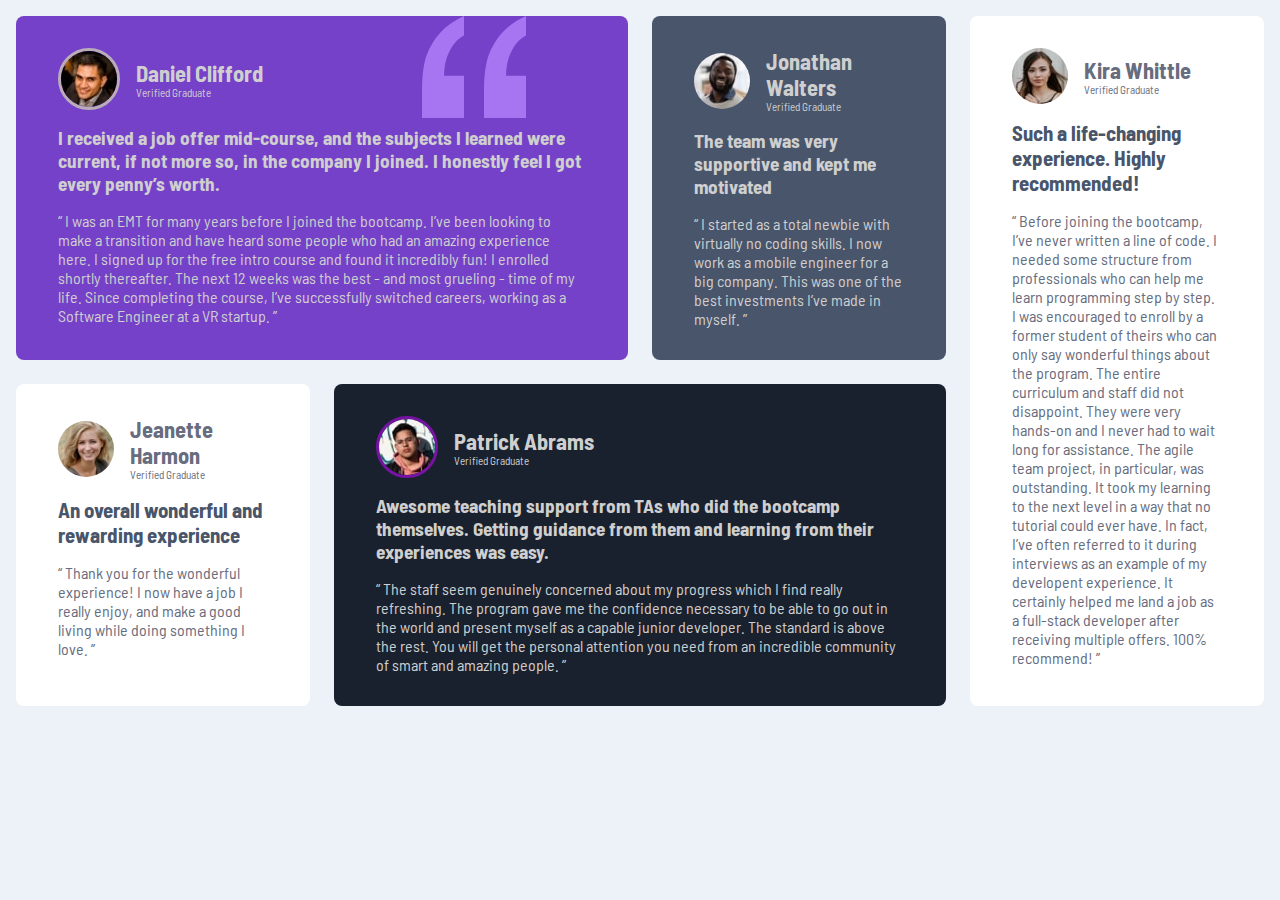
<file: index.html>
<!DOCTYPE html>
<html lang="en">
  <head>
    <meta charset="UTF-8">
    <meta name="viewport" content="width=device-width, initial-scale=1.0">
    <link
      href="https://fonts.googleapis.com/css2?family=Barlow+Semi+Condensed:wght@500;600&display=swap"
      rel="stylesheet">
    <link rel="icon" type="image/png" sizes="32x32"
      href="./images/favicon-32x32.png">
    <link rel="stylesheet" href="./style/style.css">
    <title>Frontend Mentor | [Testimonials grid section]</title>
  </head>
  <body>
    <main>
      <div class="testimonials-grid">
        <div class="item">
          <div class="person">
            <img src="images/image-daniel.jpg" alt>
            <div class="name">
              <h1>Daniel Clifford</h1>
              <p>Verified Graduate</p>
            </div>
          </div>

          <h1 class="top-quote">I received a job offer mid-course, and the
            subjects I learned were current, if not more so,
            in the company I joined. I honestly feel I got every penny’s
            worth.</h1>
          <p class="bottom-quote">“ I was an EMT for many years before I joined
            the bootcamp. I’ve been looking to make a
            transition and have heard some people who had an amazing experience
            here. I signed up
            for the free intro course and found it incredibly fun! I enrolled
            shortly thereafter.
            The next 12 weeks was the best - and most grueling - time of my
            life. Since completing
            the course, I’ve successfully switched careers, working as a
            Software Engineer at a VR startup. ”</p>

        </div>

        <div class="item">
          <div class="person">
            <img src="./images/image-jonathan.jpg" alt>
            <div class="name">
              <h1>Jonathan Walters</h1>
              <p>Verified Graduate</p>
            </div>
          </div>

          <h1 class="top-quote">The team was very supportive and kept me
            motivated</h1>
          <p class="bottom-quote">“ I started as a total newbie with virtually
            no coding skills. I now work as
            a mobile engineer
            for a big company. This was one of the best investments I’ve made in
            myself.
            ”</p>

        </div>

        <div class="item">
          <div class="person">
            <img src="images/image-kira.jpg" alt>
            <div class="name">
              <h1>Kira Whittle</h1>
              <p>Verified Graduate</p>
            </div>
          </div>

          <h1 class="top-quote">Such a life-changing experience. Highly
            recommended!</h1>
          <p class="bottom-quote">“ Before joining the bootcamp, I’ve never
            written a line of code. I needed
            some structure from
            professionals who can help me learn programming step by step. I was
            encouraged to enroll by a former
            student of theirs who can only say wonderful things about the
            program. The
            entire curriculum and staff
            did not disappoint. They were very hands-on and I never had to wait
            long for
            assistance. The agile team
            project, in particular, was outstanding. It took my learning to the
            next
            level in a way that no tutorial
            could ever have. In fact, I’ve often referred to it during
            interviews as an
            example of my developent
            experience. It certainly helped me land a job as a full-stack
            developer
            after receiving multiple offers.
            100% recommend! ”</p>

        </div>

        <div class="item">
          <div class="person">
            <img src="images/image-jeanette.jpg" alt>
            <div class="name">
              <h1>Jeanette Harmon</h1>
              <p>Verified Graduate</p>
            </div>
          </div>

          <h1 class="top-quote">An overall wonderful and rewarding experience</h1>
          <p class="bottom-quote">“ Thank you for the wonderful experience! I
            now have a job I really enjoy,
            and make a good living
            while doing something I love. ”</p>

        </div>

        <div class="item">
          <div class="person">
            <img src="images/image-patrick.jpg" alt>
            <div class="name">
              <h1>Patrick Abrams</h1>
              <p>Verified Graduate</p>
            </div>
          </div>

          <h1 class="top-quote">Awesome teaching support from TAs who did the
            bootcamp themselves. Getting
            guidance from them and
            learning from their experiences was easy.</h1>
          <p class="bottom-quote">“ The staff seem genuinely concerned about my
            progress which I find really
            refreshing. The program
            gave me the confidence necessary to be able to go out in the world
            and
            present myself as a capable
            junior developer. The standard is above the rest. You will get the
            personal
            attention you need from
            an incredible community of smart and amazing people. ”</p>

        </div>
      </div>
    </main>

   

  </body>
</html>
</file>
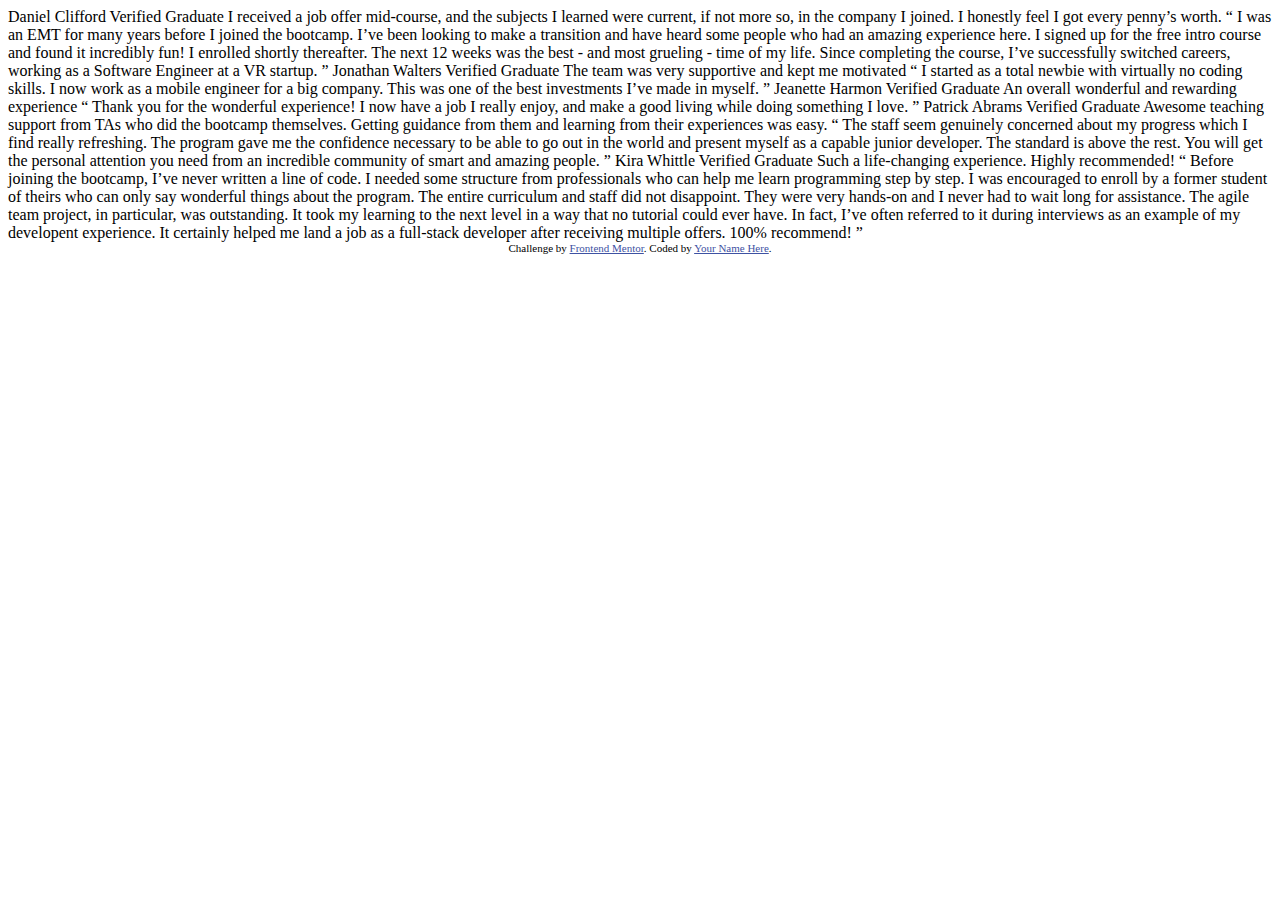
<file: guideindex.html>
<!DOCTYPE html>
<html lang="en">
<head>
  <meta charset="UTF-8">
  <meta name="viewport" content="width=device-width, initial-scale=1.0"> <!-- displays site properly based on user's device -->

  <link rel="icon" type="image/png" sizes="32x32" href="./images/favicon-32x32.png">
  
  <title>Frontend Mentor | [Challenge Name Here]</title>

  <!-- Feel free to remove these styles or customise in your own stylesheet 👍 -->
  <style>
    .attribution { font-size: 11px; text-align: center; }
    .attribution a { color: hsl(228, 45%, 44%); }
  </style>
</head>
<body>
  Daniel Clifford
  Verified Graduate

  I received a job offer mid-course, and the subjects I learned were current, if not more so, 
  in the company I joined. I honestly feel I got every penny’s worth.

  “ I was an EMT for many years before I joined the bootcamp. I’ve been looking to make a 
  transition and have heard some people who had an amazing experience here. I signed up 
  for the free intro course and found it incredibly fun! I enrolled shortly thereafter. 
  The next 12 weeks was the best - and most grueling - time of my life. Since completing 
  the course, I’ve successfully switched careers, working as a Software Engineer at a VR startup. ”

  Jonathan Walters
  Verified Graduate

  The team was very supportive and kept me motivated

  “ I started as a total newbie with virtually no coding skills. I now work as a mobile engineer 
  for a big company. This was one of the best investments I’ve made in myself. ”

  Jeanette Harmon
  Verified Graduate

  An overall wonderful and rewarding experience

  “ Thank you for the wonderful experience! I now have a job I really enjoy, and make a good living 
  while doing something I love. ”

  Patrick Abrams
  Verified Graduate

  Awesome teaching support from TAs who did the bootcamp themselves. Getting guidance from them and 
  learning from their experiences was easy.

  “ The staff seem genuinely concerned about my progress which I find really refreshing. The program 
  gave me the confidence necessary to be able to go out in the world and present myself as a capable 
  junior developer. The standard is above the rest. You will get the personal attention you need from 
  an incredible community of smart and amazing people. ”

  Kira Whittle
  Verified Graduate

  Such a life-changing experience. Highly recommended!

  “ Before joining the bootcamp, I’ve never written a line of code. I needed some structure from 
  professionals who can help me learn programming step by step. I was encouraged to enroll by a former 
  student of theirs who can only say wonderful things about the program. The entire curriculum and staff 
  did not disappoint. They were very hands-on and I never had to wait long for assistance. The agile team 
  project, in particular, was outstanding. It took my learning to the next level in a way that no tutorial 
  could ever have. In fact, I’ve often referred to it during interviews as an example of my developent 
  experience. It certainly helped me land a job as a full-stack developer after receiving multiple offers. 
  100% recommend! ”
  
  <div class="attribution">
    Challenge by <a href="https://www.frontendmentor.io?ref=challenge" target="_blank">Frontend Mentor</a>. 
    Coded by <a href="#">Your Name Here</a>.
  </div>
</body>
</html>
</file>
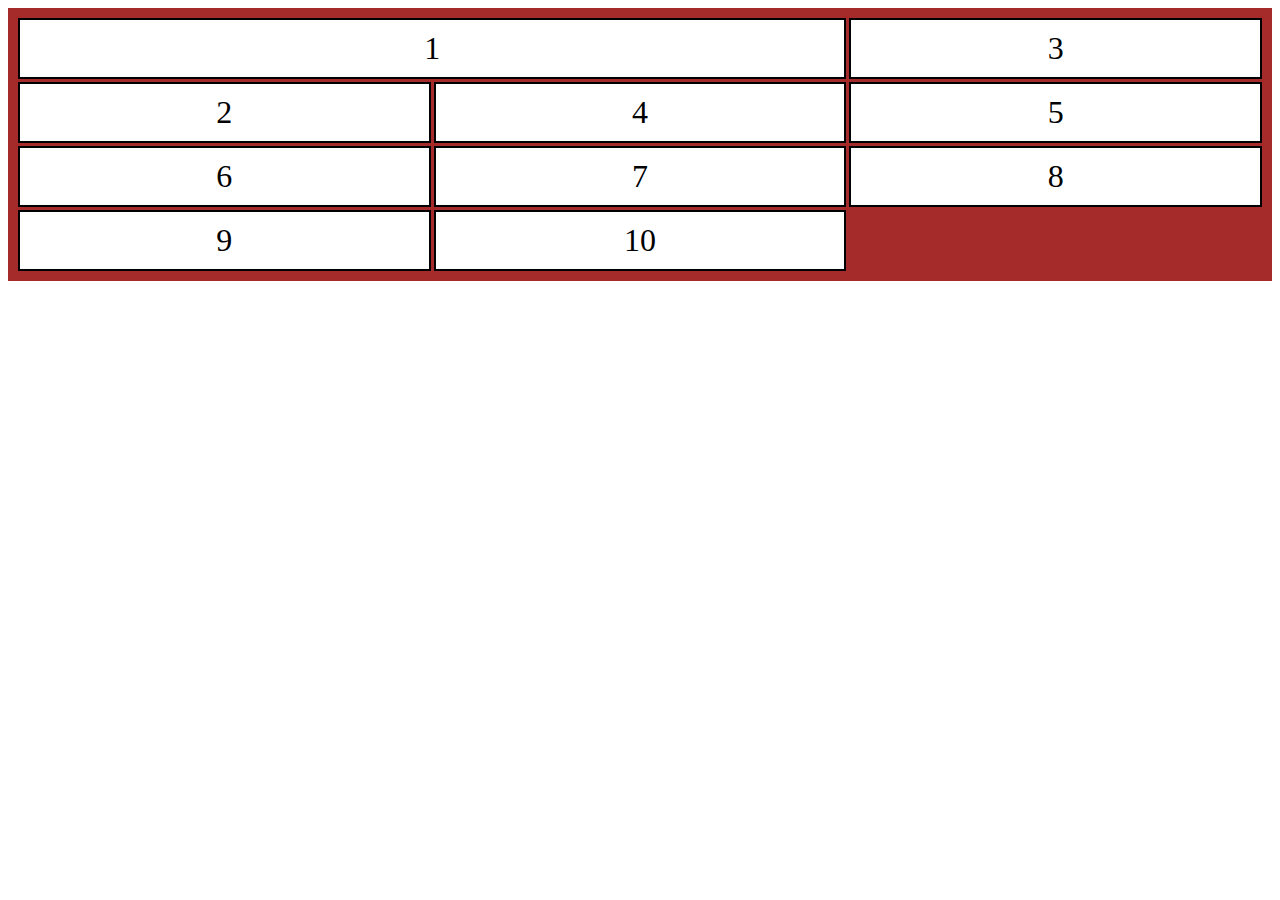
<file: practice grid.html>
<html lang="en">
<head>
    <meta charset="UTF-8">
    <meta name="viewport" content="width=device-width, initial-scale=1.0">
    <title>Grid</title>
    <style>
        .grid-container{
            background-color: brown;
            display: grid;
            grid-template-columns: repeat(3, 1fr);
            padding: 10px;
            gap: 3px;

        }
        .grid-container > div{
            background-color: white;
            border: 2px solid black;
            padding: 10px;
            font-size: 2rem;
            text-align: center;
           
        }
        .item1{
            grid-column-start: 1;
            grid-column-end: 3;
        }
        .item2{
            grid-row-start: 2;
            grid-row-end: 3;
        }
    </style>
</head>
<body>
    <main>
        <div class="grid-container">
            <div class="item1">1</div>
            <div class="item2">2</div>
            <div class="item3">3</div>
            <div class="item4">4</div>
            <div class="item5">5</div>
            <div class="item6">6</div>
            <div class="item7">7</div>
            <div class="item8">8</div>
            <div class="item9">9</div>
            <div class="item10">10</div>
        </div>
    </main>
</body>
</html>
</file>
<file: style/style.css>
@import url('https://fonts.googleapis.com/css2?family=Barlow+Semi+Condensed:ital,wght@0,100;0,200;0,300;0,400;0,500;0,600;0,700;0,800;0,900;1,100;1,200;1,300;1,400;1,500;1,600;1,700;1,800;1,900&display=swap');

*{
    padding: 0;
    margin: 0;
    box-sizing: border-box;
}

:root{
    --violet: hsl(263, 55%, 52%);
    --dark-grayish-blue: hsl(217, 19%, 35%);
    --dark-blackish-blue: hsl(219, 29%, 14%);
    --white: hsl(0, 0%, 100%);
    --light-grey: hsl(0, 0%, 81%);
    --light-grayish-blue: hsl(210, 46%, 95%);
    --Grey-100: hsl(214, 17%, 92%);
    --Grey-400: hsl(224, 10%, 45%);

}

img{
    max-width: 100%;
    display: block;
}

body{
    background-color: var(--light-grayish-blue);
    font-family: "Barlow Semi Condensed", sans-serif;
}

.testimonials-grid{
    max-width: 1440px;
    margin: 1rem;
    display: grid;
    grid-template-areas: 
    "item1 item1 item2 item3"
    "item4 item5 item5 item3";
    grid-auto-columns: 1fr;
    gap: 1.5rem;
}

.testimonials-grid .name{
    font-size: .7rem;
}


.testimonials-grid .item{
    padding: 2rem 2.65rem;
    border-radius: 0.5rem;
}

.testimonials-grid .item:nth-child(1){
    grid-area: item1;
    background-color: var(--violet);
    position: relative;
    background-image: url(../images/bg-pattern-quotation.svg);
    background-repeat: no-repeat;
    background-position: 80% 0%;
}

.testimonials-grid .item:nth-child(2){
    grid-area: item2;
    background-color: var(--dark-grayish-blue);
}

.testimonials-grid .item:nth-child(3){
    grid-area: item3;
    background-color: var(--white);
}

.testimonials-grid .item:nth-child(4){
    grid-area: item4;
    background-color: var(--white);
}

.testimonials-grid .item:nth-child(5){
    grid-area: item5;
    background-color: var(--dark-blackish-blue);
}

.testimonials-grid .item:nth-child(1) .person,
.testimonials-grid .item:nth-child(1) .top-quote,
.testimonials-grid .item:nth-child(2) .person,
.testimonials-grid .item:nth-child(2) .top-quote,
.testimonials-grid .item:nth-child(5) .person,
.testimonials-grid .item:nth-child(5) .top-quote{
    display: flex;
    align-items: center;
    gap: 1rem;
    color: var(--light-grey);
    position: relative;
    z-index: 5;
    margin-bottom: 1rem;
    font-size: 1.2rem;
    
}

.testimonials-grid .item:nth-child(3) .person,
.testimonials-grid .item:nth-child(3) .top-quote{
    display: flex;
    align-items: center;
    gap: 1rem;
    margin-bottom: 1rem;
    color: var(--dark-grayish-blue);
    font-size: 1.2rem;
}

.testimonials-grid .item:nth-child(1) .person img,
.testimonials-grid .item:nth-child(2) .person img,
.testimonials-grid .item:nth-child(3) .person img,
.testimonials-grid .item:nth-child(4) .person img,
.testimonials-grid .item:nth-child(5) .person img{
    border-radius: 50%;
}

.testimonials-grid .item:nth-child(5) .person img{
    border: 3px solid rgb(118, 19, 164);
}

.testimonials-grid .item:nth-child(1) .person img{
    border: 3px solid rgb(186, 173, 186);
}



.testimonials-grid .item:nth-child(1) .bottom-quote,
.testimonials-grid .item:nth-child(2) .bottom-quote,
.testimonials-grid .item:nth-child(5) .bottom-quote
{
    color: var(--light-grey);
    margin-top: 1rem;
}

.testimonials-grid .item:nth-child(3) .bottom-quote,
.testimonials-grid .item:nth-child(4) .bottom-quote{
    color: var(--Grey-400);
}

.testimonials-grid .item:nth-child(1) .quote-icon{
    width: 130px;
    position: absolute;
    top: 0;
    right: 100px;
}






.testimonials-grid .item:nth-child(3) .top-quote,
.testimonials-grid .item:nth-child(4) .top-quote{
    align-items: center;
    margin-bottom: 1rem;
    font-size: 1.3rem;
    color: var(--dark-grayish-blue);
   
}

.testimonials-grid .item:nth-child(3) .person,
.testimonials-grid .item:nth-child(4) .person{
    display: flex;
    align-items: center;
    gap: 1rem;
    z-index: 5;
    margin-bottom: 1rem;
    font-size: 1.3rem;
    color: var(--Grey-400);
}











/* MEDIA QUERY */
@media(max-width:375px){

    .testimonials-grid{
        max-width: 375px;
        margin: 1rem;
        display: grid;
        grid-template-areas: 
        "item1"
        "item2"
        "item4"
        "item5" 
        "item3";
        grid-auto-columns: 1fr;
        gap: 1.5rem;
    }


    .testimonials-grid .item:nth-child(1) .person,
    .testimonials-grid .item:nth-child(1) .top-quote,
    .testimonials-grid .item:nth-child(2) .person,
    .testimonials-grid .item:nth-child(2) .top-quote,
    .testimonials-grid .item:nth-child(5) .person,
    .testimonials-grid .item:nth-child(5) .top-quote{
        display: flex;
        align-items: center;
        gap: 1rem;
        color: var(--white);
        position: relative;
        z-index: 5;
        margin-bottom: 1rem;
        font-size: 1.1rem;
        
    }

    .testimonials-grid .name{
        font-size: .5rem;
    }

    .testimonials-grid .name p{
        font-size: .7rem;
    }

    .testimonials-grid .item:nth-child(1) .person img,
    .testimonials-grid .item:nth-child(2) .person img,
    .testimonials-grid .item:nth-child(3) .person img,
    .testimonials-grid .item:nth-child(4) .person img,
    .testimonials-grid .item:nth-child(5) .person img{
        width: 40px;
    }

    
    
}
</file>
